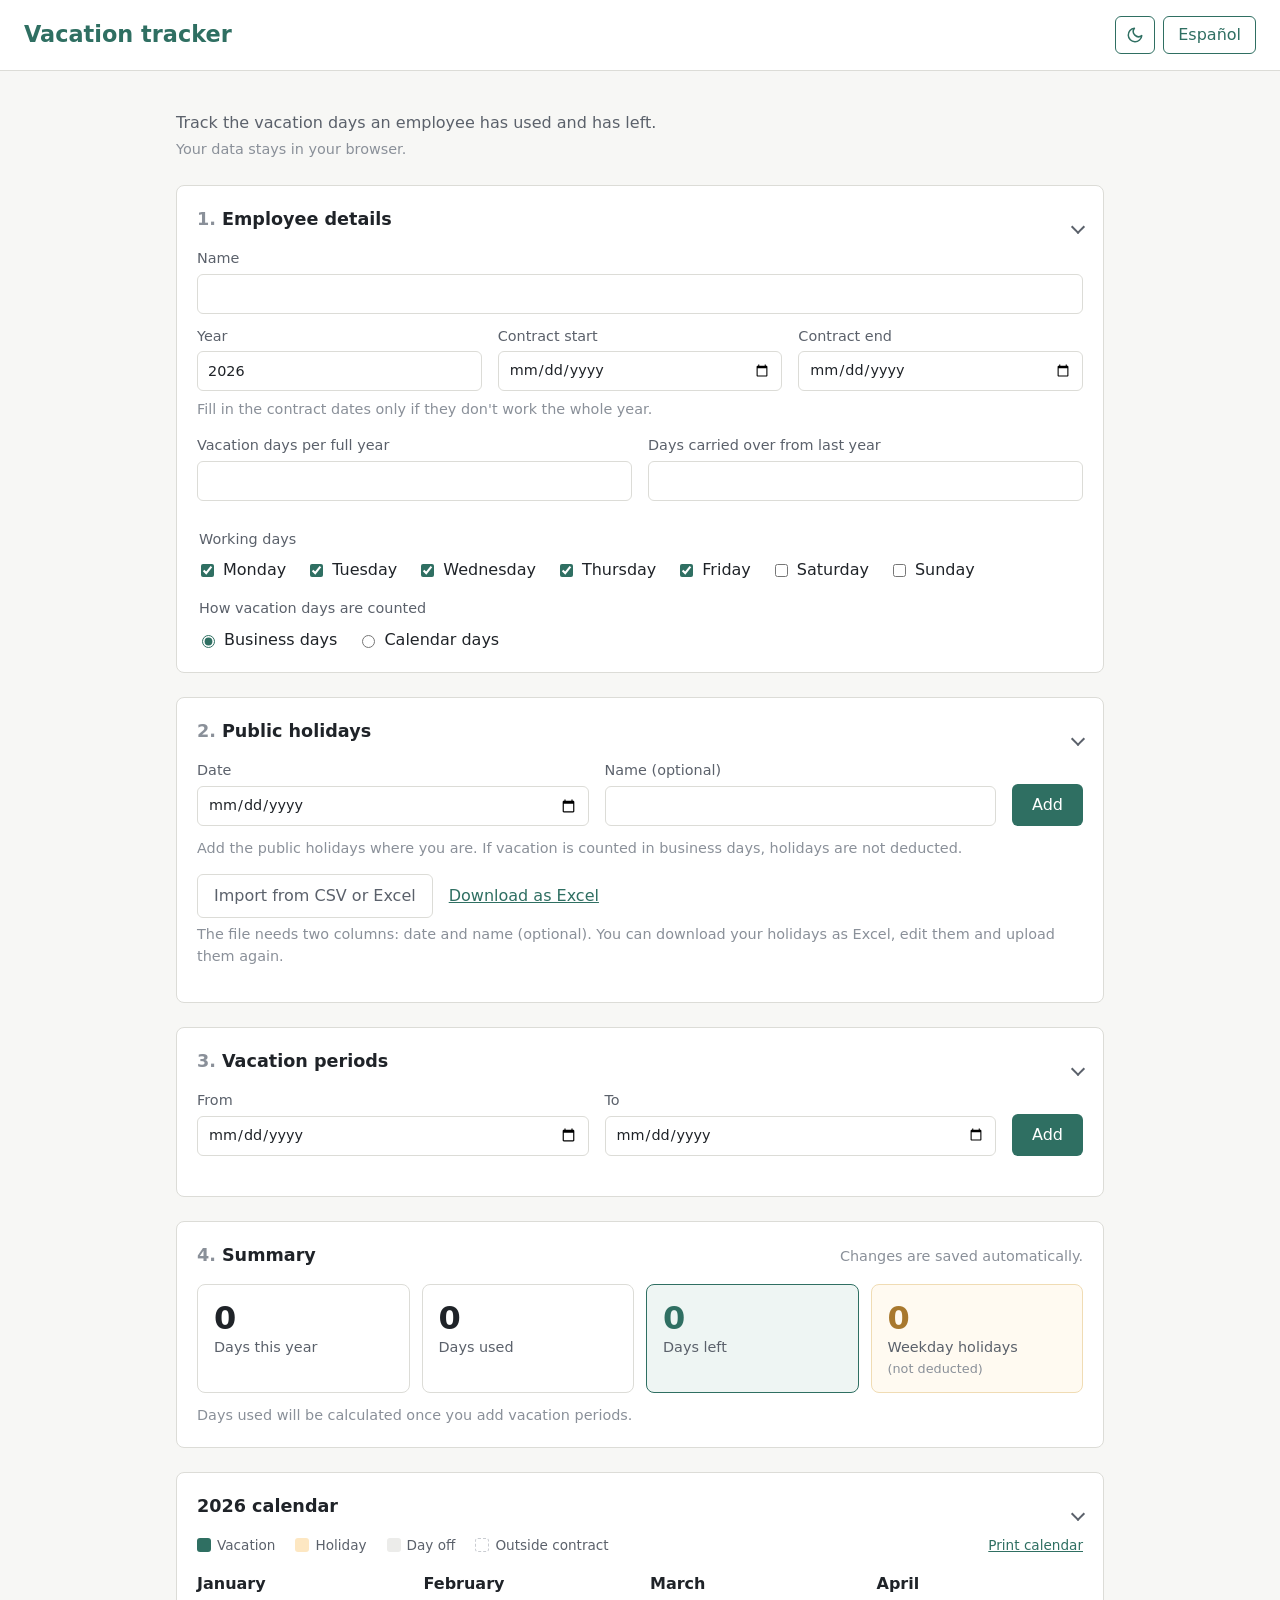
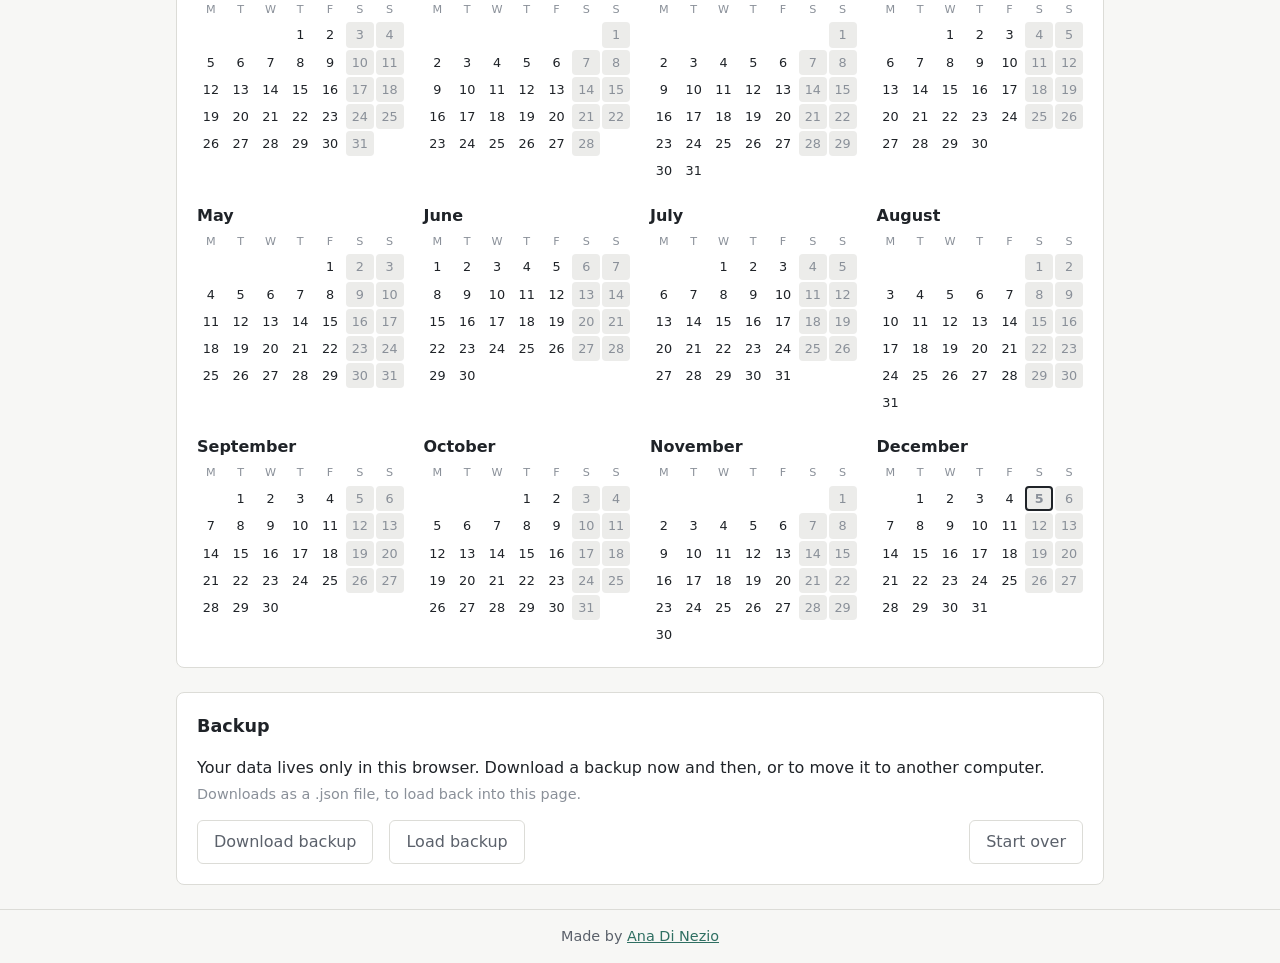
<file: index.html>
<!DOCTYPE html>
<html lang="es">
<head>
  <meta charset="UTF-8">
  <meta name="viewport" content="width=device-width, initial-scale=1.0">
  <title>Gestor de vacaciones</title>
  <link rel="stylesheet" href="styles.css?v=3">
  <script>
    // Aplica el modo claro u oscuro antes de dibujar la página, para que no parpadee.
    // Si el usuario no eligió, se usa el del sistema.
    try {
      const guardado = localStorage.getItem("tema");
      const sistemaOscuro = matchMedia("(prefers-color-scheme: dark)").matches;
      if (guardado === "oscuro" || (!guardado && sistemaOscuro)) {
        document.documentElement.dataset.tema = "oscuro";
      }
    } catch (error) {
      // Si no se puede leer, queda en claro.
    }
  </script>
</head>
<body>
  <header class="encabezado">
    <h1 data-i18n="titulo"></h1>
    <div class="botones-encabezado">
      <button id="boton-tema" class="boton-idioma boton-tema" type="button"></button>
      <button id="boton-idioma" class="boton-idioma" type="button"></button>
    </div>
  </header>

  <main>
    <p class="intro" data-i18n="intro"></p>
    <p class="aclaracion" data-i18n="notaPrivacidad"></p>

    <!-- <details> se abre y se cierra solo al tocar el título. -->
    <details class="tarjeta plegable" id="seccion-empleado" open>
      <summary><h2><span class="paso">1</span><span data-i18n="datosEmpleado"></span></h2></summary>

      <form id="form-empleado">
        <label class="campo">
          <span data-i18n="nombre"></span>
          <input type="text" name="nombre">
        </label>

        <div class="fila">
          <label class="campo">
            <span data-i18n="anio"></span>
            <input type="number" name="anio" min="2000" max="2100">
          </label>
          <label class="campo">
            <span data-i18n="inicioContrato"></span>
            <input type="date" name="inicioContrato">
          </label>
          <label class="campo">
            <span data-i18n="finContrato"></span>
            <input type="date" name="finContrato">
          </label>
        </div>
        <p class="aclaracion" data-i18n="notaContrato"></p>

        <div class="fila">
          <label class="campo">
            <span data-i18n="diasVacaciones"></span>
            <input type="number" name="diasVacaciones" min="0">
          </label>
          <label class="campo">
            <span data-i18n="diasArrastrados"></span>
            <input type="number" name="diasArrastrados" min="0">
          </label>
        </div>
        <p class="aclaracion" id="nota-proporcional"></p>

        <!-- Los valores van del 0 (domingo) al 6 (sábado), como cuenta JavaScript. -->
        <fieldset>
          <legend data-i18n="diasQueTrabaja"></legend>
          <div class="opciones">
            <label><input type="checkbox" name="diasLaborables" value="1"> <span data-i18n="lunes"></span></label>
            <label><input type="checkbox" name="diasLaborables" value="2"> <span data-i18n="martes"></span></label>
            <label><input type="checkbox" name="diasLaborables" value="3"> <span data-i18n="miercoles"></span></label>
            <label><input type="checkbox" name="diasLaborables" value="4"> <span data-i18n="jueves"></span></label>
            <label><input type="checkbox" name="diasLaborables" value="5"> <span data-i18n="viernes"></span></label>
            <label><input type="checkbox" name="diasLaborables" value="6"> <span data-i18n="sabado"></span></label>
            <label><input type="checkbox" name="diasLaborables" value="0"> <span data-i18n="domingo"></span></label>
          </div>
        </fieldset>

        <fieldset>
          <legend data-i18n="formaDeContar"></legend>
          <div class="opciones">
            <label><input type="radio" name="formaDeContar" value="laborables"> <span data-i18n="soloLaborables"></span></label>
            <label><input type="radio" name="formaDeContar" value="naturales"> <span data-i18n="diasNaturales"></span></label>
          </div>
        </fieldset>

        <p id="mensaje-error" class="error"></p>
      </form>
    </details>

    <details class="tarjeta plegable" id="seccion-festivos" open>
      <summary><h2><span class="paso">2</span><span data-i18n="festivos"></span></h2></summary>

      <form id="form-festivo" class="fila fila-agregar">
        <label class="campo">
          <span data-i18n="fecha"></span>
          <input type="date" name="fecha">
        </label>
        <label class="campo">
          <span data-i18n="nombreFestivo"></span>
          <input type="text" name="nombre">
        </label>
        <button type="submit" class="boton-principal"></button>
        <button type="button" class="boton-secundario boton-cancelar" data-i18n="cancelar" hidden></button>
      </form>
      <p id="error-festivo" class="error"></p>
      <p class="aclaracion" data-i18n="notaFestivos"></p>

      <div class="acciones">
        <button type="button" class="boton-secundario" id="boton-importar" data-i18n="importarFestivos"></button>
        <button type="button" class="boton-enlace" id="boton-plantilla" data-i18n="descargarPlantilla"></button>
        <input type="file" id="archivo-festivos" accept=".csv,.xlsx,.xls" hidden>
      </div>
      <p class="aclaracion" data-i18n="notaImportar"></p>
      <div id="resultado-importacion"></div>

      <ul id="lista-festivos" class="lista"></ul>
    </details>

    <details class="tarjeta plegable" id="seccion-periodos" open>
      <summary><h2><span class="paso">3</span><span data-i18n="periodosVacaciones"></span></h2></summary>

      <form id="form-periodo" class="fila fila-agregar">
        <label class="campo">
          <span data-i18n="desde"></span>
          <input type="date" name="desde">
        </label>
        <label class="campo">
          <span data-i18n="hasta"></span>
          <input type="date" name="hasta">
        </label>
        <button type="submit" class="boton-principal"></button>
        <button type="button" class="boton-secundario boton-cancelar" data-i18n="cancelar" hidden></button>
      </form>
      <p id="error-periodo" class="error"></p>
      <p class="aclaracion" id="saldo-periodos"></p>

      <ul id="lista-periodos" class="lista"></ul>
    </details>

    <section class="tarjeta">
      <div class="encabezado-tarjeta">
        <h2><span class="paso">4</span><span id="titulo-resumen"></span></h2>
        <p class="aclaracion" id="estado-guardado"></p>
      </div>
      <div class="indicadores">
        <div class="indicador">
          <span class="indicador-numero" id="total-dias"></span>
          <span data-i18n="totalDias"></span>
          <span class="indicador-detalle" id="detalle-arrastrados"></span>
        </div>
        <div class="indicador">
          <span class="indicador-numero" id="dias-usados"></span>
          <span data-i18n="diasUsados"></span>
        </div>
        <div class="indicador indicador-destacado" id="indicador-disponibles">
          <span class="indicador-numero" id="dias-disponibles"></span>
          <span data-i18n="diasDisponibles"></span>
        </div>
        <div class="indicador indicador-festivos">
          <span class="indicador-numero" id="festivos-laborables"></span>
          <span data-i18n="festivosLaborables"></span>
          <span class="indicador-detalle" data-i18n="noSeDescuentan"></span>
        </div>
      </div>
      <p class="aclaracion" id="nota-sin-periodos" data-i18n="notaSinPeriodos"></p>

      <div id="bloque-dias-por-mes">
        <h3 data-i18n="diasPorMes"></h3>
        <div id="dias-por-mes" class="grafico-meses"></div>
      </div>
    </section>

    <details class="tarjeta plegable" id="seccion-calendario" open>
      <summary><h2 id="titulo-calendario"></h2></summary>
      <div class="leyenda">
        <span><i class="muestra dia-vacaciones"></i> <span data-i18n="leyendaVacaciones"></span></span>
        <span><i class="muestra dia-festivo"></i> <span data-i18n="leyendaFestivo"></span></span>
        <span><i class="muestra dia-no-laborable"></i> <span data-i18n="leyendaNoLaborable"></span></span>
        <span><i class="muestra dia-fuera"></i> <span data-i18n="leyendaFuera"></span></span>
        <button type="button" class="boton-enlace no-imprimir" id="boton-imprimir" data-i18n="imprimirCalendario"></button>
      </div>
      <div id="calendario" class="calendario"></div>
    </details>

    <section class="tarjeta">
      <h2 data-i18n="respaldo"></h2>
      <p class="descripcion" data-i18n="notaRespaldo"></p>
      <p class="aclaracion" data-i18n="notaRespaldoJson"></p>
      <div class="acciones">
        <button type="button" class="boton-secundario" id="boton-descargar-respaldo" data-i18n="descargarRespaldo"></button>
        <button type="button" class="boton-secundario" id="boton-cargar-respaldo" data-i18n="cargarRespaldo"></button>
        <input type="file" id="archivo-respaldo" accept=".json,application/json" hidden>
        <button type="button" class="boton-secundario boton-peligro" id="boton-borrar-todo" data-i18n="borrarTodo"></button>
      </div>
      <div id="resultado-respaldo"></div>
    </section>
  </main>

  <footer class="pie">
    <span data-i18n="hechoPor"></span>
    <a href="https://www.linkedin.com/in/ana-di-nezio-perez/" target="_blank" rel="noopener">Ana Di Nezio</a>
  </footer>

  <script src="i18n.js?v=3"></script>
  <script src="calendario.js?v=3"></script>
  <script src="importar.js?v=3"></script>
  <script src="respaldo.js?v=3"></script>
  <script src="app.js?v=3"></script>
</body>
</html>
</file>
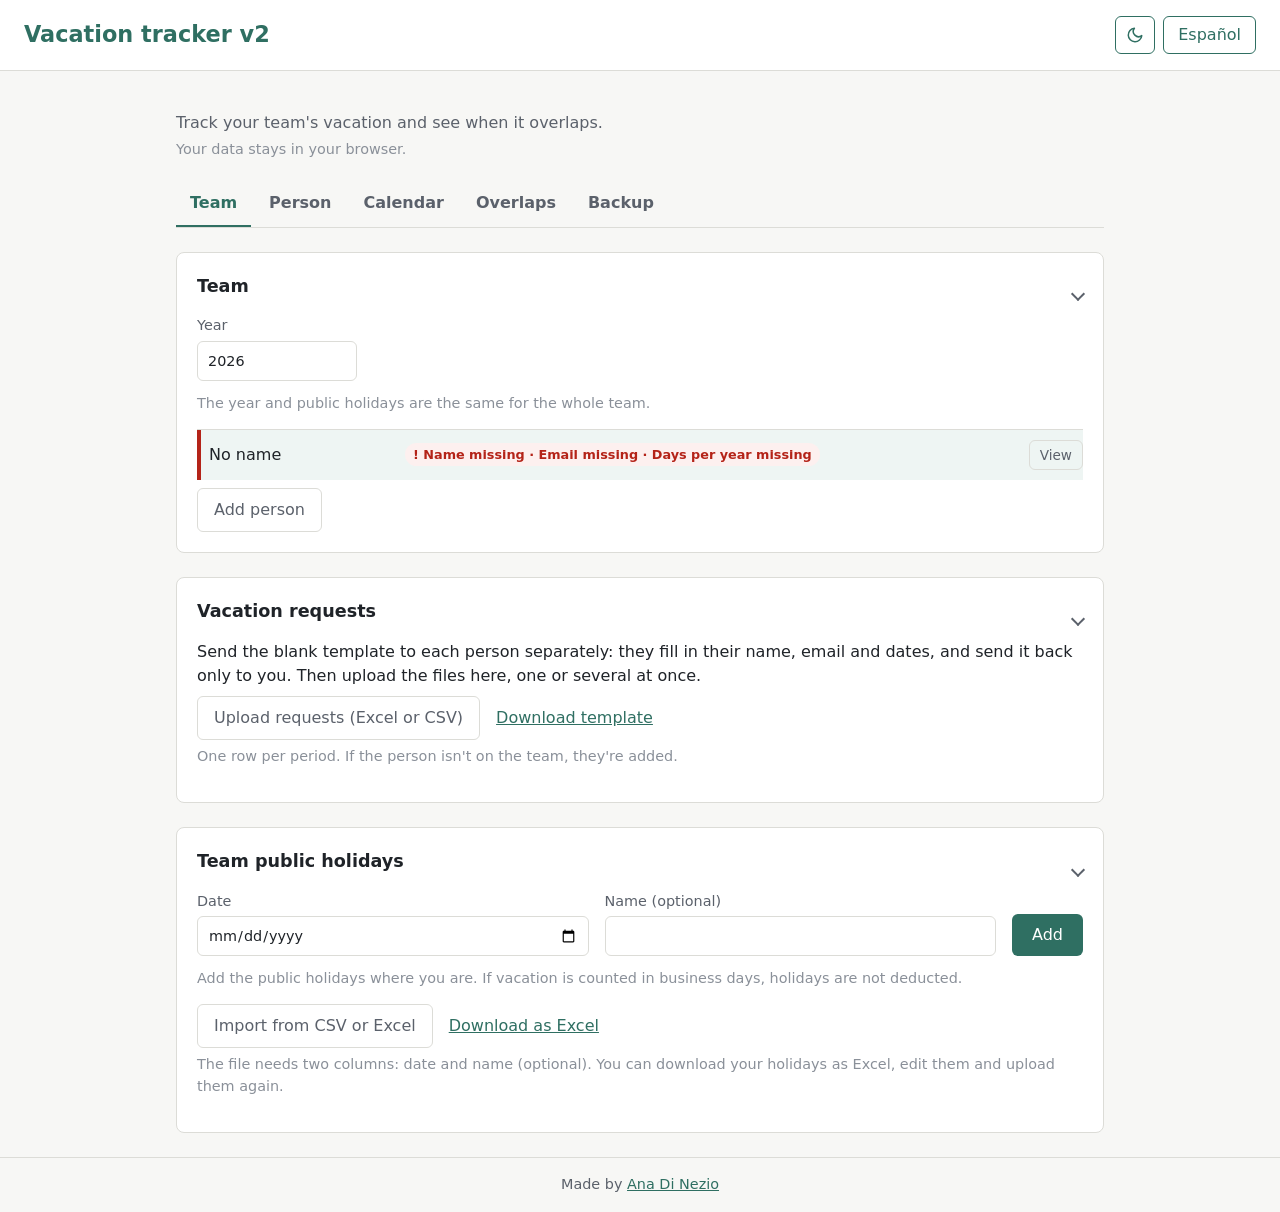
<file: v2/index.html>
<!DOCTYPE html>
<html lang="es">
<head>
  <meta charset="UTF-8">
  <meta name="viewport" content="width=device-width, initial-scale=1.0">
  <title>Gestor de vacaciones</title>
  <link rel="stylesheet" href="styles.css?v=6">
  <script>
    // Aplica el modo claro u oscuro antes de dibujar la página, para que no parpadee.
    // Si el usuario no eligió, se usa el del sistema.
    try {
      const guardado = localStorage.getItem("tema");
      const sistemaOscuro = matchMedia("(prefers-color-scheme: dark)").matches;
      if (guardado === "oscuro" || (!guardado && sistemaOscuro)) {
        document.documentElement.dataset.tema = "oscuro";
      }
    } catch (error) {
      // Si no se puede leer, queda en claro.
    }
  </script>
</head>
<body>
  <header class="encabezado">
    <h1 data-i18n="titulo"></h1>
    <div class="botones-encabezado">
      <button id="boton-tema" class="boton-idioma boton-tema" type="button"></button>
      <button id="boton-idioma" class="boton-idioma" type="button"></button>
    </div>
  </header>

  <main>
    <p class="intro" data-i18n="intro"></p>
    <p class="aclaracion" data-i18n="notaPrivacidad"></p>

    <!-- Pestañas: cada botón muestra el panel con el mismo nombre. -->
    <nav class="pestanias no-imprimir">
      <button type="button" class="pestania" data-pestania="equipo" data-i18n="pestaniaEquipo"></button>
      <button type="button" class="pestania" data-pestania="persona" data-i18n="pestaniaPersona"></button>
      <button type="button" class="pestania" data-pestania="calendario" data-i18n="pestaniaCalendario"></button>
      <button type="button" class="pestania" data-pestania="solapes" id="pestania-solapes"></button>
      <button type="button" class="pestania" data-pestania="respaldo" data-i18n="respaldo"></button>
    </nav>

    <!-- <details> se abre y se cierra solo al tocar el título. -->
    <div class="panel" data-panel="equipo">
      <details class="tarjeta plegable" id="seccion-equipo" open>
        <summary><h2><span data-i18n="equipo"></span></h2></summary>

        <label class="campo campo-anio">
          <span data-i18n="anio"></span>
          <input type="number" id="campo-anio" min="2000" max="2100">
        </label>
        <p class="aclaracion" data-i18n="notaEquipo"></p>

        <ul id="lista-equipo" class="lista"></ul>
        <div class="acciones">
          <button type="button" class="boton-secundario" id="boton-agregar-empleado" data-i18n="agregarEmpleado"></button>
        </div>
      </details>

      <details class="tarjeta plegable" id="seccion-pedidos" open>
        <summary><h2><span data-i18n="pedidos"></span></h2></summary>
        <p class="descripcion" data-i18n="notaPedidos"></p>
        <div class="acciones">
          <button type="button" class="boton-secundario" id="boton-cargar-pedidos" data-i18n="cargarPedidos"></button>
          <button type="button" class="boton-enlace" id="boton-plantilla-pedidos" data-i18n="descargarPlantillaPedidos"></button>
          <input type="file" id="archivo-pedidos" accept=".csv,.xlsx,.xls" multiple hidden>
        </div>
        <p class="aclaracion" data-i18n="notaPlantillaPedidos"></p>
        <div id="resultado-pedidos"></div>
      </details>

      <details class="tarjeta plegable" id="seccion-festivos" open>
        <summary><h2><span data-i18n="festivosEquipo"></span></h2></summary>

        <form id="form-festivo" class="fila fila-agregar">
          <label class="campo">
            <span data-i18n="fecha"></span>
            <input type="date" name="fecha">
          </label>
          <label class="campo">
            <span data-i18n="nombreFestivo"></span>
            <input type="text" name="nombre">
          </label>
          <button type="submit" class="boton-principal"></button>
          <button type="button" class="boton-secundario boton-cancelar" data-i18n="cancelar" hidden></button>
        </form>
        <p id="error-festivo" class="error"></p>
        <p class="aclaracion" data-i18n="notaFestivos"></p>

        <div class="acciones">
          <button type="button" class="boton-secundario" id="boton-importar" data-i18n="importarFestivos"></button>
          <button type="button" class="boton-enlace" id="boton-plantilla" data-i18n="descargarPlantilla"></button>
          <input type="file" id="archivo-festivos" accept=".csv,.xlsx,.xls" hidden>
        </div>
        <p class="aclaracion" data-i18n="notaImportar"></p>
        <div id="resultado-importacion"></div>

        <ul id="lista-festivos" class="lista"></ul>
      </details>
    </div>

    <div class="panel" data-panel="persona">
      <div class="elegir-persona">
        <label class="campo">
          <span data-i18n="persona"></span>
          <select id="elegir-persona"></select>
        </label>
        <button type="button" class="boton-secundario" id="boton-agregar-persona-2" data-i18n="agregarEmpleado"></button>
      </div>

      <details class="tarjeta plegable" id="seccion-empleado" open>
        <summary><h2><span data-i18n="datosEmpleado"></span></h2></summary>

        <form id="form-empleado">
          <div class="fila">
            <label class="campo">
              <span data-i18n="nombre"></span>
              <input type="text" name="nombre">
            </label>
            <label class="campo">
              <span data-i18n="mail"></span>
              <input type="email" name="mail">
            </label>
          </div>

          <div class="fila">
            <label class="campo">
              <span data-i18n="inicioContrato"></span>
              <input type="date" name="inicioContrato">
            </label>
            <label class="campo">
              <span data-i18n="finContrato"></span>
              <input type="date" name="finContrato">
            </label>
          </div>
          <p class="aclaracion" data-i18n="notaContrato"></p>

          <div class="fila">
            <label class="campo">
              <span data-i18n="diasVacaciones"></span>
              <input type="number" name="diasVacaciones" min="0">
            </label>
            <label class="campo">
              <span data-i18n="diasArrastrados"></span>
              <input type="number" name="diasArrastrados" min="0">
            </label>
          </div>
          <p class="aclaracion" id="nota-proporcional"></p>

          <!-- Los valores van del 0 (domingo) al 6 (sábado), como cuenta JavaScript. -->
          <fieldset>
            <legend data-i18n="diasQueTrabaja"></legend>
            <div class="opciones">
              <label><input type="checkbox" name="diasLaborables" value="1"> <span data-i18n="lunes"></span></label>
              <label><input type="checkbox" name="diasLaborables" value="2"> <span data-i18n="martes"></span></label>
              <label><input type="checkbox" name="diasLaborables" value="3"> <span data-i18n="miercoles"></span></label>
              <label><input type="checkbox" name="diasLaborables" value="4"> <span data-i18n="jueves"></span></label>
              <label><input type="checkbox" name="diasLaborables" value="5"> <span data-i18n="viernes"></span></label>
              <label><input type="checkbox" name="diasLaborables" value="6"> <span data-i18n="sabado"></span></label>
              <label><input type="checkbox" name="diasLaborables" value="0"> <span data-i18n="domingo"></span></label>
            </div>
          </fieldset>

          <fieldset>
            <legend data-i18n="formaDeContar"></legend>
            <div class="opciones">
              <label><input type="radio" name="formaDeContar" value="laborables"> <span data-i18n="soloLaborables"></span></label>
              <label><input type="radio" name="formaDeContar" value="naturales"> <span data-i18n="diasNaturales"></span></label>
            </div>
          </fieldset>

          <p id="mensaje-error" class="error"></p>
        </form>
      </details>

      <details class="tarjeta plegable" id="seccion-periodos" open>
        <summary><h2><span data-i18n="periodosVacaciones"></span></h2></summary>

        <form id="form-periodo" class="fila fila-agregar">
          <label class="campo">
            <span data-i18n="desde"></span>
            <input type="date" name="desde">
          </label>
          <label class="campo">
            <span data-i18n="hasta"></span>
            <input type="date" name="hasta">
          </label>
          <button type="submit" class="boton-principal"></button>
          <button type="button" class="boton-secundario boton-cancelar" data-i18n="cancelar" hidden></button>
        </form>
        <p id="error-periodo" class="error"></p>
        <p class="aclaracion" id="saldo-periodos"></p>

        <div id="aviso-aprobacion"></div>
        <ul id="lista-periodos" class="lista"></ul>
      </details>

      <section class="tarjeta">
        <div class="encabezado-tarjeta">
          <h2><span data-i18n="resumen"></span></h2>
          <button type="button" class="boton-enlace no-imprimir" id="boton-reporte" data-i18n="guardarReporte"></button>
          <p class="aclaracion" id="estado-guardado"></p>
        </div>
        <div class="indicadores">
          <div class="indicador">
            <span class="indicador-numero" id="total-dias"></span>
            <span data-i18n="totalDias"></span>
            <span class="indicador-detalle" id="detalle-arrastrados"></span>
          </div>
          <div class="indicador">
            <span class="indicador-numero" id="dias-usados"></span>
            <span data-i18n="diasUsados"></span>
          </div>
          <div class="indicador indicador-pendientes">
            <span class="indicador-numero" id="dias-pendientes"></span>
            <span data-i18n="diasPendientes"></span>
          </div>
          <div class="indicador indicador-destacado" id="indicador-disponibles">
            <span class="indicador-numero" id="dias-disponibles"></span>
            <span data-i18n="diasDisponibles"></span>
          </div>
          <div class="indicador indicador-festivos">
            <span class="indicador-numero" id="festivos-laborables"></span>
            <span data-i18n="festivosLaborables"></span>
            <span class="indicador-detalle" data-i18n="noSeDescuentan"></span>
          </div>
        </div>
        <p class="aclaracion" id="nota-sin-periodos" data-i18n="notaSinPeriodos"></p>
        <p class="aviso" id="nota-faltan-dias" data-i18n="notaFaltanDias" hidden></p>

        <div id="bloque-dias-por-mes">
          <h3 data-i18n="diasPorMes"></h3>
          <div id="dias-por-mes" class="grafico-meses"></div>
        </div>
      </section>
    </div>

    <div class="panel" data-panel="calendario">
      <details class="tarjeta plegable" id="seccion-calendario" open>
        <summary><h2 id="titulo-calendario"></h2></summary>
        <div class="controles-calendario">
          <label class="campo no-imprimir">
            <span data-i18n="ver"></span>
            <select id="ver-calendario"></select>
          </label>
          <div id="opciones-equipo">
            <div class="opciones no-imprimir">
              <label><input type="radio" name="coloresCalendario" value="uno"> <span data-i18n="unColor"></span></label>
              <label><input type="radio" name="coloresCalendario" value="persona"> <span data-i18n="colorPorPersona"></span></label>
            </div>
            <div class="personas-calendario" id="personas-calendario"></div>
          </div>
        </div>
        <div class="leyenda">
          <span class="solo-un-color"><i class="muestra dia-vacaciones"></i> <span data-i18n="leyendaVacaciones"></span></span>
          <span class="solo-un-color"><i class="muestra dia-solape"></i> <span data-i18n="leyendaSolape"></span></span>
          <span><i class="muestra dia-pendiente"></i> <span data-i18n="leyendaPendiente"></span></span>
          <span class="solo-vista-persona"><i class="muestra dia-vacaciones"></i> <span data-i18n="leyendaVacaciones"></span></span>
          <span><i class="muestra dia-festivo"></i> <span data-i18n="leyendaFestivo"></span></span>
          <span class="solo-vista-persona"><i class="muestra dia-no-laborable"></i> <span data-i18n="leyendaNoLaborable"></span></span>
          <span class="solo-vista-persona"><i class="muestra dia-fuera"></i> <span data-i18n="leyendaFuera"></span></span>
          <button type="button" class="boton-enlace no-imprimir" id="boton-imprimir" data-i18n="imprimirCalendario"></button>
        </div>
        <div id="calendario" class="calendario"></div>
      </details>
    </div>

    <div class="panel" data-panel="solapes">
      <details class="tarjeta plegable" id="seccion-solapes" open>
        <summary><h2><span id="titulo-solapes"></span></h2></summary>

        <label class="casilla">
          <input type="checkbox" id="avisar-solapes">
          <span data-i18n="avisarSolapes"></span>
        </label>

        <div id="contenido-solapes">
          <p class="aclaracion" id="nota-sin-solapes" data-i18n="sinSolapes"></p>
          <ul id="lista-solapes" class="lista lista-solapes"></ul>

        </div>
      </details>

      <details class="tarjeta plegable" id="seccion-mails" open>
        <summary><h2><span data-i18n="mails"></span></h2></summary>
        <p class="descripcion" data-i18n="notaMail"></p>
        <label class="campo campo-correo">
          <span data-i18n="abrirCon"></span>
          <select id="mail-correo">
            <option value="gmail">Gmail</option>
            <option value="outlook">Outlook.com</option>
            <option value="outlook365">Outlook (Microsoft 365)</option>
            <option value="programa" data-i18n="programaCorreo"></option>
          </select>
        </label>

        <h3 data-i18n="mailRechazo"></h3>
        <label class="campo">
          <span data-i18n="asunto"></span>
          <input type="text" id="mail-asunto">
        </label>
        <label class="campo">
          <span data-i18n="mensaje"></span>
          <textarea id="mail-texto" rows="9"></textarea>
        </label>
        <p class="aclaracion" data-i18n="notaDatosMail"></p>
        <button type="button" class="boton-enlace" id="boton-texto-original" data-i18n="textoOriginal"></button>

        <h3 data-i18n="mailAprobacion"></h3>
        <label class="campo">
          <span data-i18n="asunto"></span>
          <input type="text" id="mail-aprobacion-asunto">
        </label>
        <label class="campo">
          <span data-i18n="mensaje"></span>
          <textarea id="mail-aprobacion-texto" rows="14"></textarea>
        </label>
        <p class="aclaracion" data-i18n="notaDatosAprobacion"></p>
        <button type="button" class="boton-enlace" id="boton-aprobacion-original" data-i18n="textoOriginal"></button>
      </details>
    </div>

    <div class="panel" data-panel="respaldo">
      <section class="tarjeta">
        <h2 data-i18n="respaldo"></h2>
        <p class="descripcion" data-i18n="notaRespaldo"></p>
        <p class="aclaracion" data-i18n="notaRespaldoJson"></p>
        <div class="acciones">
          <button type="button" class="boton-secundario" id="boton-descargar-respaldo" data-i18n="descargarRespaldo"></button>
          <button type="button" class="boton-secundario" id="boton-cargar-respaldo" data-i18n="cargarRespaldo"></button>
          <input type="file" id="archivo-respaldo" accept=".json,application/json" hidden>
          <button type="button" class="boton-secundario boton-peligro" id="boton-borrar-todo" data-i18n="borrarTodo"></button>
        </div>
        <div id="resultado-respaldo"></div>
      </section>
    </div>
  </main>

  <!-- Reporte de una persona para guardar en PDF. Solo se ve al imprimirlo (ver reporte.js). -->
  <section id="reporte"></section>

  <footer class="pie">
    <span data-i18n="hechoPor"></span>
    <a href="https://www.linkedin.com/in/ana-di-nezio-perez/" target="_blank" rel="noopener">Ana Di Nezio</a>
  </footer>

  <script src="i18n.js?v=6"></script>
  <script src="calendario.js?v=6"></script>
  <script src="importar.js?v=6"></script>
  <script src="respaldo.js?v=6"></script>
  <script src="solapes.js?v=6"></script>
  <script src="pedidos.js?v=6"></script>
  <script src="aprobacion.js?v=6"></script>
  <script src="reporte.js?v=6"></script>
  <script src="pestanias.js?v=6"></script>
  <script src="app.js?v=6"></script>
</body>
</html>
</file>
<file: styles.css>
/* Todos los colores se definen acá, una vez para el modo claro y otra para el oscuro. */
:root {
  color-scheme: light; /* calendarios y casillas del navegador en claro */
  --fondo: #f7f7f5;
  --superficie: #ffffff;
  --campo-fondo: #ffffff;
  --texto: #1f2328;
  --texto-suave: #5b616b;
  --texto-aclaracion: #8a9099;
  --borde: #dcdcd7;
  --acento: #2f6f62;
  --acento-suave: #eef5f3;
  --texto-sobre-acento: #ffffff;
  --error: #b42318;
  --error-suave: #fdf0ef;
  --alerta: #c4620a;
  --alerta-suave: #fff4e8;
  --festivo-fondo: #fde7c2;
  --festivo-texto: #8a5300;
  --festivo-suave: #fffaf1;
  --festivo-borde: #f0dcb4;
  --festivo-numero: #a8782e;
  --no-laborable-fondo: #ececea;
  --no-laborable-texto: #8a9099;
  --fuera-texto: #c9ccd1;
}

/* Modo oscuro. Solo en pantalla: al imprimir siempre sale en claro. */
@media screen {
  :root[data-tema="oscuro"] {
    color-scheme: dark;
    --fondo: #14171a;
    --superficie: #1d2125;
    --campo-fondo: #15191c;
    --texto: #e6e8ea;
    --texto-suave: #a9b0b8;
    --texto-aclaracion: #7d858e;
    --borde: #343a40;
    --acento: #5fb3a1;
    --acento-suave: #1f332e;
    --texto-sobre-acento: #0f1a17;
    --error: #f0857a;
    --error-suave: #3a1f1d;
    --alerta: #f0a35e;
    --alerta-suave: #3a2a1a;
    --festivo-fondo: #4a3a1c;
    --festivo-texto: #f3cf8e;
    --festivo-suave: #2a2418;
    --festivo-borde: #5a4826;
    --festivo-numero: #e2b469;
    --no-laborable-fondo: #2a2f34;
    --no-laborable-texto: #8a929b;
    --fuera-texto: #4a5158;
  }
}

* {
  box-sizing: border-box;
}

body {
  margin: 0;
  min-height: 100vh;
  display: flex;
  flex-direction: column;
  background: var(--fondo);
  color: var(--texto);
  font-family: system-ui, -apple-system, "Segoe UI", Roboto, sans-serif;
  line-height: 1.5;
}

.encabezado {
  display: flex;
  justify-content: space-between;
  align-items: center;
  gap: 16px;
  padding: 16px 24px;
  background: var(--superficie);
  border-bottom: 1px solid var(--borde);
}

.encabezado h1 {
  margin: 0;
  font-size: 1.4rem;
  color: var(--acento);
}

.boton-idioma {
  padding: 6px 14px;
  border: 1px solid var(--acento);
  border-radius: 6px;
  background: transparent;
  color: var(--acento);
  font: inherit;
  cursor: pointer;
}

.boton-idioma:hover {
  background: var(--acento);
  color: var(--texto-sobre-acento);
}

.botones-encabezado {
  display: flex;
  gap: 8px;
}

/* Botón de modo claro / oscuro: solo un ícono. */
.boton-tema {
  display: flex;
  align-items: center;
  padding: 6px 10px;
}

.boton-tema svg {
  width: 18px;
  height: 18px;
}

main {
  flex: 1;
  width: 100%;
  max-width: 960px;
  margin: 0 auto;
  padding: 24px 16px;
}

.intro {
  margin-bottom: 4px;
  color: var(--texto-suave);
}

.pie {
  padding: 16px;
  text-align: center;
  font-size: 0.9rem;
  color: var(--texto-suave);
  border-top: 1px solid var(--borde);
}

.pie a {
  color: var(--acento);
}

/* Mensajes y aclaraciones: gris claro, como un comentario. */
.aclaracion {
  margin-top: 0;
  font-size: 0.9rem;
  color: var(--texto-aclaracion);
}

/* Bloques blancos que agrupan cada sección. */
.tarjeta {
  margin-top: 24px;
  padding: 20px;
  background: var(--superficie);
  border: 1px solid var(--borde);
  border-radius: 8px;
}

.tarjeta h2 {
  display: flex;
  align-items: center;
  margin: 0 0 16px;
  font-size: 1.1rem;
}

/* Número de paso delante del título de la sección: "1. Datos del empleado". */
.paso {
  margin-right: 6px;
  color: var(--texto-aclaracion); /* gris: acompaña al título sin competir */
}

.paso::after {
  content: ".";
}

/* Un campo: el texto arriba y la casilla abajo. */
.campo {
  display: flex;
  flex-direction: column;
  gap: 4px;
  margin-bottom: 12px;
  font-size: 0.9rem;
  color: var(--texto-suave);
}

.campo input {
  height: 40px; /* misma altura para texto, números y fechas */
  padding: 8px 10px;
  border: 1px solid var(--borde);
  border-radius: 6px;
  background: var(--campo-fondo);
  font: inherit;
  color: var(--texto);
}

.campo input:focus {
  outline: 2px solid var(--acento);
  outline-offset: -1px;
}

/* Varios campos en la misma línea; en pantallas chicas bajan solos. */
.fila {
  display: flex;
  flex-wrap: wrap;
  gap: 0 16px;
}

.fila .campo {
  flex: 1 1 180px;
}

.fila + .aclaracion {
  margin-top: -4px;
}

fieldset {
  margin: 16px 0 0;
  padding: 0;
  border: none;
}

legend {
  margin-bottom: 8px;
  font-size: 0.9rem;
  color: var(--texto-suave);
}

.opciones {
  display: flex;
  flex-wrap: wrap;
  gap: 8px 20px;
}

.opciones label {
  display: flex;
  align-items: center;
  gap: 6px;
  cursor: pointer;
}

.opciones input {
  accent-color: var(--acento);
}

/* Errores: en rojo para que se noten. */
.error {
  margin: 16px 0 0;
  color: var(--error);
}

form > .aclaracion:last-child {
  margin: 16px 0 0;
}

.error:empty {
  display: none;
}

/* Resumen: tres números grandes uno al lado del otro. */
.indicadores {
  display: grid;
  grid-template-columns: repeat(auto-fit, minmax(140px, 1fr));
  gap: 12px;
}

.indicador {
  display: flex;
  flex-direction: column;
  padding: 14px 16px;
  border: 1px solid var(--borde);
  border-radius: 8px;
  font-size: 0.9rem;
  color: var(--texto-suave);
}

.indicador-numero {
  font-size: 2rem;
  font-weight: 600;
  line-height: 1.2;
  color: var(--texto);
}

.indicador-destacado {
  border-color: var(--acento);
  background: var(--acento-suave);
}

.indicador-destacado .indicador-numero {
  color: var(--acento);
}

.indicadores + .aclaracion {
  margin: 12px 0 0;
}

/* Formulario de una línea para agregar un período. */
.fila-agregar {
  align-items: flex-end;
}

.boton-principal {
  margin-bottom: 12px;
  padding: 9px 20px;
  border: none;
  border-radius: 6px;
  background: var(--acento);
  color: var(--texto-sobre-acento);
  font: inherit;
  cursor: pointer;
}

.boton-principal:hover {
  opacity: 0.9;
}

.fila-agregar + .error {
  margin-top: 0;
}

/* Listas de períodos y festivos cargados. */
.lista {
  margin: 8px 0 0;
  padding: 0;
  list-style: none;
}

.lista li {
  display: flex;
  align-items: center;
  gap: 8px;
  padding: 10px 0;
  border-top: 1px solid var(--borde);
}

.lista-detalle {
  margin: 0 8px 0 auto;
  color: var(--texto-suave);
}

.boton-chico {
  padding: 4px 10px;
  border: 1px solid var(--borde);
  border-radius: 6px;
  background: transparent;
  color: var(--texto-suave);
  font: inherit;
  font-size: 0.85rem;
  cursor: pointer;
}

.boton-editar:hover {
  border-color: var(--acento);
  color: var(--acento);
}

/* La fila que se está editando queda resaltada. */
.lista li.fila-editando {
  background: var(--acento-suave);
}

.boton-secundario {
  margin-bottom: 12px;
  padding: 9px 16px;
  border: 1px solid var(--borde);
  border-radius: 6px;
  background: transparent;
  color: var(--texto-suave);
  font: inherit;
  cursor: pointer;
}

.boton-secundario[hidden] {
  display: none;
}

/* Botón que borra datos: se pone rojo al pasar el mouse. */
.boton-peligro:hover,
.boton-borrar:hover {
  border-color: var(--error);
  color: var(--error);
}

/* Cuando quedan menos de 5 días. */
.indicador-alerta,
.indicador-alerta .indicador-numero {
  border-color: var(--alerta);
  background: var(--alerta-suave);
  color: var(--alerta);
}

/* Cuando se usan más días de los que hay. */
.indicador-negativo,
.indicador-negativo .indicador-numero {
  border-color: var(--error);
  background: var(--error-suave);
  color: var(--error);
}

/* Título de tarjeta con un dato al costado (por ejemplo, la hora de guardado). */
.encabezado-tarjeta {
  display: flex;
  flex-wrap: wrap;
  justify-content: space-between;
  align-items: baseline;
  gap: 4px 16px;
  margin-bottom: 16px;
}

.encabezado-tarjeta h2,
.encabezado-tarjeta .aclaracion {
  margin: 0;
}

.fila-agregar + .error + .aclaracion {
  margin-top: 0;
}

/* Aviso dentro de una fila de la lista. */
.lista-aviso {
  font-size: 0.85rem;
  color: var(--alerta);
}

/* Gráfico de días por mes. */
#bloque-dias-por-mes h3 {
  margin: 24px 0 8px;
  font-size: 0.95rem;
  font-weight: 600;
}

#bloque-dias-por-mes[hidden] {
  display: none;
}

.grafico-meses {
  display: grid;
  grid-template-columns: repeat(12, 1fr);
  gap: 6px;
}

.columna-mes {
  display: flex;
  flex-direction: column;
  align-items: center;
  gap: 4px;
}

.columna-area {
  display: flex;
  flex-direction: column;
  justify-content: flex-end;
  align-items: center;
  width: 100%;
  height: 100px;
}

.columna-barra {
  width: 100%;
  max-width: 32px;
  border-radius: 4px 4px 0 0;
  background: var(--acento);
}

.columna-numero {
  font-size: 0.8rem;
  font-weight: 600;
}

.columna-etiqueta {
  font-size: 0.75rem;
  color: var(--texto-suave);
}

/* Colores de los días: se usan en el calendario y en la leyenda. */
.dia-vacaciones {
  background: var(--acento);
  color: var(--texto-sobre-acento);
}

.dia-festivo {
  background: var(--festivo-fondo);
  color: var(--festivo-texto);
}

.dia-no-laborable {
  background: var(--no-laborable-fondo);
  color: var(--no-laborable-texto);
}

.dia-fuera {
  color: var(--fuera-texto);
}

.leyenda {
  display: flex;
  flex-wrap: wrap;
  gap: 8px 20px;
  margin-bottom: 16px;
  font-size: 0.85rem;
  color: var(--texto-suave);
}

.leyenda > span {
  display: flex;
  align-items: center;
  gap: 6px;
}

.muestra {
  display: inline-block;
  width: 14px;
  height: 14px;
  border-radius: 3px;
}

.muestra.dia-fuera {
  border: 1px dashed var(--fuera-texto);
}

/* Calendario anual: los meses se acomodan solos según el ancho. */
.calendario {
  display: grid;
  grid-template-columns: repeat(auto-fill, minmax(200px, 1fr));
  gap: 20px;
}

.mes-titulo {
  display: flex;
  justify-content: space-between;
  margin-bottom: 6px;
  font-weight: 600;
}

.mes-cantidad {
  font-size: 0.8rem;
  font-weight: normal;
  color: var(--acento);
}

.mes-grilla {
  display: grid;
  grid-template-columns: repeat(7, 1fr);
  gap: 2px;
  text-align: center;
  font-size: 0.8rem;
}

.dia-semana {
  padding-bottom: 2px;
  font-size: 0.7rem;
  color: var(--texto-aclaracion);
}

.dia {
  padding: 3px 0;
  border-radius: 4px;
}

.dia-hoy {
  outline: 2px solid var(--texto);
  outline-offset: -2px;
  font-weight: 600;
}

/* Secciones que se pliegan tocando el título. */
.plegable summary {
  display: flex;
  justify-content: space-between;
  align-items: center;
  cursor: pointer;
  list-style: none; /* oculta el triángulo que pone el navegador */
}

.plegable summary::-webkit-details-marker {
  display: none;
}

/* Flecha propia: apunta abajo si está abierto, a la derecha si está cerrado. */
.plegable summary::after {
  content: "";
  width: 8px;
  height: 8px;
  border-right: 2px solid var(--texto-suave);
  border-bottom: 2px solid var(--texto-suave);
  transform: rotate(45deg);
  transition: transform 0.2s;
}

.plegable:not([open]) summary::after {
  transform: rotate(-45deg);
}

.plegable:not([open]) summary h2 {
  margin-bottom: 0;
}

/* Texto chico debajo del nombre del indicador. */
.indicador-detalle {
  font-size: 0.8rem;
  color: var(--texto-aclaracion);
}

/* Fila de botones secundarios (importar, descargar plantilla). */
.acciones {
  display: flex;
  flex-wrap: wrap;
  align-items: center;
  gap: 8px 16px;
  margin-top: 8px;
}

.acciones .boton-secundario {
  margin-bottom: 0;
}

.acciones + .aclaracion {
  margin-top: 6px;
}

.boton-enlace {
  padding: 0;
  border: none;
  background: none;
  color: var(--acento);
  font: inherit;
  text-decoration: underline;
  cursor: pointer;
}

#resultado-importacion .error,
#resultado-importacion .aclaracion {
  margin: 8px 0 0;
}

.lista-errores {
  margin: 4px 0 0;
  padding-left: 20px;
  font-size: 0.85rem;
  color: var(--error);
}

/* Festivos laborables: tono suave de festivo (como en el calendario), porque no son vacaciones. */
.indicador-festivos {
  border-color: var(--festivo-borde);
  background: var(--festivo-suave);
}

.indicador-festivos .indicador-numero {
  color: var(--festivo-numero);
}

.aclaracion + .aclaracion {
  margin-top: -8px;
}

/* Texto normal dentro de una tarjeta (no es comentario). */
.descripcion {
  margin: 0 0 4px;
}

.descripcion + .aclaracion {
  margin-top: 0;
}

/* El botón de imprimir va a la derecha de la leyenda. */
#boton-imprimir {
  margin-left: auto;
}

.solo-impresion {
  display: none;
}

/* ---------- Impresión: solo el calendario, en una hoja vertical ---------- */
/* El margen va dentro de la página (padding del body) y no en @page,
   así se respeta aunque en la vista previa elijan "Márgenes: ninguno". */
@page {
  size: A4 portrait;
  margin: 0;
}

@media print {
  body {
    padding: 12mm 14mm;
    background: white;
    min-height: 0;
  }

  /* Se oculta todo menos el calendario y el pie. */
  .encabezado,
  main > *:not(#seccion-calendario),
  .no-imprimir,
  .plegable summary::after {
    display: none !important;
  }

  main {
    max-width: none;
    padding: 0;
  }

  .solo-impresion {
    display: inline;
    font-weight: normal;
  }

  #seccion-calendario {
    margin: 0;
    padding: 0;
    border: none;
  }

  #seccion-calendario summary h2 {
    margin-bottom: 4px;
    font-size: 16pt;
  }

  .leyenda {
    margin-bottom: 8px;
    font-size: 9pt;
  }

  /* 3 meses por fila, 4 filas: el año entero en una hoja. */
  .calendario {
    grid-template-columns: repeat(3, 1fr);
    gap: 22px 24px;
  }

  .mes {
    break-inside: avoid;
  }

  .mes-titulo {
    margin-bottom: 2px;
    font-size: 10pt;
  }

  .mes-grilla {
    font-size: 10pt;
  }

  .dia {
    padding: 4px 0;
  }

  .dia-hoy {
    outline: none;
    font-weight: normal;
  }

  /* Que la impresora respete los colores de fondo. */
  .dia,
  .muestra {
    -webkit-print-color-adjust: exact;
    print-color-adjust: exact;
  }

  .pie {
    padding: 6px 0 0;
    border: none;
    font-size: 8pt;
    text-align: right;
  }
}

/* Saldo debajo del formulario de períodos. */
#saldo-periodos {
  margin: 0 0 4px;
}

#saldo-periodos:empty {
  display: none;
}

/* "Empezar de cero" queda separado de los otros botones. */
.acciones .boton-peligro {
  margin-left: auto;
}

@media print {
  .paso {
    display: none;
  }
}

#nota-proporcional:empty {
  display: none;
}
</file>
<file: v2/styles.css>
/* Todos los colores se definen acá, una vez para el modo claro y otra para el oscuro. */
:root {
  color-scheme: light; /* calendarios y casillas del navegador en claro */
  --fondo: #f7f7f5;
  --superficie: #ffffff;
  --campo-fondo: #ffffff;
  --texto: #1f2328;
  --texto-suave: #5b616b;
  --texto-aclaracion: #8a9099;
  --borde: #dcdcd7;
  --acento: #2f6f62;
  --acento-suave: #eef5f3;
  --texto-sobre-acento: #ffffff;
  --error: #b42318;
  --error-suave: #fdf0ef;
  --alerta: #c4620a;
  --alerta-suave: #fff4e8;
  --festivo-fondo: #fde7c2;
  --festivo-texto: #8a5300;
  --festivo-suave: #fffaf1;
  --festivo-borde: #f0dcb4;
  --festivo-numero: #a8782e;
  --no-laborable-fondo: #ececea;
  --no-laborable-texto: #8a9099;
  --fuera-texto: #c9ccd1;
  --solape-fondo: #c2412d;
  --solape-texto: #ffffff;
}

/* Modo oscuro. Solo en pantalla: al imprimir siempre sale en claro. */
@media screen {
  :root[data-tema="oscuro"] {
    color-scheme: dark;
    --fondo: #14171a;
    --superficie: #1d2125;
    --campo-fondo: #15191c;
    --texto: #e6e8ea;
    --texto-suave: #a9b0b8;
    --texto-aclaracion: #7d858e;
    --borde: #343a40;
    --acento: #5fb3a1;
    --acento-suave: #1f332e;
    --texto-sobre-acento: #0f1a17;
    --error: #f0857a;
    --error-suave: #3a1f1d;
    --alerta: #f0a35e;
    --alerta-suave: #3a2a1a;
    --festivo-fondo: #4a3a1c;
    --festivo-texto: #f3cf8e;
    --festivo-suave: #2a2418;
    --festivo-borde: #5a4826;
    --festivo-numero: #e2b469;
    --no-laborable-fondo: #2a2f34;
    --no-laborable-texto: #8a929b;
    --fuera-texto: #4a5158;
    --solape-fondo: #e8806c;
    --solape-texto: #1f0f0b;
  }
}

* {
  box-sizing: border-box;
}

body {
  margin: 0;
  min-height: 100vh;
  display: flex;
  flex-direction: column;
  background: var(--fondo);
  color: var(--texto);
  font-family: system-ui, -apple-system, "Segoe UI", Roboto, sans-serif;
  line-height: 1.5;
}

.encabezado {
  display: flex;
  justify-content: space-between;
  align-items: center;
  gap: 16px;
  padding: 16px 24px;
  background: var(--superficie);
  border-bottom: 1px solid var(--borde);
}

.encabezado h1 {
  margin: 0;
  font-size: 1.4rem;
  color: var(--acento);
}

.boton-idioma {
  padding: 6px 14px;
  border: 1px solid var(--acento);
  border-radius: 6px;
  background: transparent;
  color: var(--acento);
  font: inherit;
  cursor: pointer;
}

.boton-idioma:hover {
  background: var(--acento);
  color: var(--texto-sobre-acento);
}

.botones-encabezado {
  display: flex;
  gap: 8px;
}

/* Botón de modo claro / oscuro: solo un ícono. */
.boton-tema {
  display: flex;
  align-items: center;
  padding: 6px 10px;
}

.boton-tema svg {
  width: 18px;
  height: 18px;
}

main {
  flex: 1;
  width: 100%;
  max-width: 960px;
  margin: 0 auto;
  padding: 24px 16px;
}

.intro {
  margin-bottom: 4px;
  color: var(--texto-suave);
}

.pie {
  padding: 16px;
  text-align: center;
  font-size: 0.9rem;
  color: var(--texto-suave);
  border-top: 1px solid var(--borde);
}

.pie a {
  color: var(--acento);
}

/* Mensajes y aclaraciones: gris claro, como un comentario. */
.aclaracion {
  margin-top: 0;
  font-size: 0.9rem;
  color: var(--texto-aclaracion);
}

/* Bloques blancos que agrupan cada sección. */
.tarjeta {
  margin-top: 24px;
  padding: 20px;
  background: var(--superficie);
  border: 1px solid var(--borde);
  border-radius: 8px;
}

.tarjeta h2 {
  display: flex;
  align-items: center;
  margin: 0 0 16px;
  font-size: 1.1rem;
}

/* Número de paso delante del título de la sección: "1. Datos del empleado". */
.paso {
  margin-right: 6px;
  color: var(--texto-aclaracion); /* gris: acompaña al título sin competir */
}

.paso::after {
  content: ".";
}

/* Un campo: el texto arriba y la casilla abajo. */
.campo {
  display: flex;
  flex-direction: column;
  gap: 4px;
  margin-bottom: 12px;
  font-size: 0.9rem;
  color: var(--texto-suave);
}

.campo input {
  height: 40px; /* misma altura para texto, números y fechas */
  padding: 8px 10px;
  border: 1px solid var(--borde);
  border-radius: 6px;
  background: var(--campo-fondo);
  font: inherit;
  color: var(--texto);
}

.campo textarea {
  padding: 8px 10px;
  border: 1px solid var(--borde);
  border-radius: 6px;
  background: var(--campo-fondo);
  font: inherit;
  color: var(--texto);
  resize: vertical;
}

.campo textarea:focus,
.campo input:focus {
  outline: 2px solid var(--acento);
  outline-offset: -1px;
}

/* ---------- Pestañas ---------- */

.pestanias {
  display: flex;
  overflow-x: auto; /* en pantallas chicas se desliza de costado */
  scrollbar-width: none;
  gap: 4px;
  margin: 20px 0 16px;
  border-bottom: 1px solid var(--borde);
}

.pestania {
  flex-shrink: 0;
  padding: 10px 14px;
  border: none;
  border-bottom: 3px solid transparent;
  margin-bottom: -1px; /* la línea de la pestaña activa tapa la del borde */
  background: transparent;
  color: var(--texto-suave);
  font: inherit;
  font-weight: 600;
  cursor: pointer;
}

.pestania:hover {
  color: var(--texto);
}

.pestania.activa {
  border-bottom-color: var(--acento);
  color: var(--acento);
}

/* Si hay solapes, la pestaña se pinta del color del aviso. */
.pestania.con-aviso {
  color: var(--solape-fondo);
}

.pestania.activa.con-aviso {
  border-bottom-color: var(--solape-fondo);
}

.panel[hidden] {
  display: none;
}

/* Menú para elegir la persona, con el botón de agregar al lado. */
.elegir-persona {
  display: flex;
  align-items: flex-end;
  gap: 12px;
  margin-bottom: 16px;
}

.elegir-persona .campo {
  flex: 1;
  max-width: 320px;
}

.elegir-persona select {
  height: 40px;
  padding: 8px 10px;
  border: 1px solid var(--borde);
  border-radius: 6px;
  background: var(--campo-fondo);
  font: inherit;
  color: var(--texto);
}

/* El año es un número corto: no hace falta todo el ancho. */
.campo-anio {
  max-width: 160px;
}

/* Varios campos en la misma línea; en pantallas chicas bajan solos. */
.fila {
  display: flex;
  flex-wrap: wrap;
  gap: 0 16px;
}

.fila .campo {
  flex: 1 1 180px;
}

.fila + .aclaracion {
  margin-top: -4px;
}

fieldset {
  margin: 16px 0 0;
  padding: 0;
  border: none;
}

legend {
  margin-bottom: 8px;
  font-size: 0.9rem;
  color: var(--texto-suave);
}

.opciones {
  display: flex;
  flex-wrap: wrap;
  gap: 8px 20px;
}

.opciones label {
  display: flex;
  align-items: center;
  gap: 6px;
  cursor: pointer;
}

.opciones input {
  accent-color: var(--acento);
}

/* Errores: en rojo para que se noten. */
/* Mensajes que tienen que verse: rojo para errores, naranja para avisos, verde para lo que salió bien.
   Cada uno es una caja con un borde de color a la izquierda y un círculo con un símbolo. */
.error,
.aviso,
.exito {
  position: relative;
  margin: 12px 0 0;
  padding: 10px 12px 10px 42px;
  border-left: 4px solid;
  border-radius: 6px;
  font-size: 0.9rem;
  color: var(--texto);
}

.error::before,
.aviso::before,
.exito::before {
  position: absolute;
  left: 12px;
  top: 10px;
  width: 20px;
  height: 20px;
  border-radius: 50%;
  color: #ffffff;
  font-size: 0.8rem;
  font-weight: 700;
  line-height: 20px;
  text-align: center;
}

.error {
  border-color: var(--error);
  background: var(--error-suave);
}

.error::before {
  content: "!";
  background: var(--error);
}

.aviso {
  border-color: var(--alerta);
  background: var(--alerta-suave);
}

.aviso::before {
  content: "!";
  background: var(--alerta);
}

.exito {
  border-color: var(--acento);
  background: var(--acento-suave);
}

.exito::before {
  content: "\2713"; /* tilde de "listo" */
  background: var(--acento);
}

/* Lo que va dentro de una caja no suma espacio extra arriba ni abajo. */
.error > :first-child,
.aviso > :first-child,
.exito > :first-child {
  margin-top: 0;
}

.error > :last-child,
.aviso > :last-child,
.exito > :last-child {
  margin-bottom: 0;
}

.error[hidden],
.aviso[hidden] {
  display: none;
}

form > .aclaracion:last-child {
  margin: 16px 0 0;
}

.error:empty {
  display: none;
}

/* Resumen: tres números grandes uno al lado del otro. */
.indicadores {
  display: grid;
  grid-template-columns: repeat(auto-fit, minmax(140px, 1fr));
  gap: 12px;
}

.indicador {
  display: flex;
  flex-direction: column;
  padding: 14px 16px;
  border: 1px solid var(--borde);
  border-radius: 8px;
  font-size: 0.9rem;
  color: var(--texto-suave);
}

.indicador-numero {
  font-size: 2rem;
  font-weight: 600;
  line-height: 1.2;
  color: var(--texto);
}

.indicador-destacado {
  border-color: var(--acento);
  background: var(--acento-suave);
}

.indicador-destacado .indicador-numero {
  color: var(--acento);
}

.indicadores + .aclaracion {
  margin: 12px 0 0;
}

/* Formulario de una línea para agregar un período. */
.fila-agregar {
  align-items: flex-end;
}

.boton-principal {
  margin-bottom: 12px;
  padding: 9px 20px;
  border: none;
  border-radius: 6px;
  background: var(--acento);
  color: var(--texto-sobre-acento);
  font: inherit;
  cursor: pointer;
}

.boton-principal:hover {
  opacity: 0.9;
}

.fila-agregar + .error {
  margin-top: 0;
}

/* Listas de períodos y festivos cargados. */
.lista {
  margin: 8px 0 0;
  padding: 0;
  list-style: none;
}

.lista li {
  display: flex;
  align-items: center;
  gap: 8px;
  padding: 10px 0;
  border-top: 1px solid var(--borde);
}

/* Resultado de cargar pedidos: una línea por persona. */
.lista-pedidos {
  margin: 0;
  padding-left: 18px;
}

/* Lista del equipo: nombre y mail en columnas a la izquierda, días disponibles a la derecha. */
.equipo-nombre {
  flex: 0 0 180px;
}

.equipo-mail {
  color: var(--texto-suave);
  overflow-wrap: anywhere;
}

.lista-detalle {
  margin: 0 8px 0 auto;
  color: var(--texto-suave);
}

.boton-chico {
  padding: 4px 10px;
  border: 1px solid var(--borde);
  border-radius: 6px;
  background: transparent;
  color: var(--texto-suave);
  font: inherit;
  font-size: 0.85rem;
  cursor: pointer;
}

.boton-editar:hover {
  border-color: var(--acento);
  color: var(--acento);
}

/* La fila que se está editando queda resaltada. */
/* Casilla con texto al lado (avisar solapes). */
.casilla {
  display: flex;
  align-items: center;
  gap: 8px;
  margin-bottom: 12px;
}

#contenido-solapes[hidden] {
  display: none;
}

/* En los solapes, la descripción ocupa el espacio y los botones van a la derecha.
   Si no entran en una línea (celular), los botones bajan. */
.lista-solapes li {
  flex-wrap: wrap;
}

.lista-solapes li > span:first-child {
  flex: 1 1 260px;
}

a.boton-chico {
  text-decoration: none;
}

.lista li.fila-editando {
  background: var(--acento-suave);
}

.boton-secundario {
  margin-bottom: 12px;
  padding: 9px 16px;
  border: 1px solid var(--borde);
  border-radius: 6px;
  background: transparent;
  color: var(--texto-suave);
  font: inherit;
  cursor: pointer;
}

.boton-secundario[hidden] {
  display: none;
}

/* Botón que borra datos: se pone rojo al pasar el mouse. */
.boton-peligro:hover,
.boton-borrar:hover {
  border-color: var(--error);
  color: var(--error);
}

/* Cuando quedan menos de 5 días. */
.indicador-alerta,
.indicador-alerta .indicador-numero {
  border-color: var(--alerta);
  background: var(--alerta-suave);
  color: var(--alerta);
}

/* Cuando se usan más días de los que hay. */
.indicador-negativo,
.indicador-negativo .indicador-numero {
  border-color: var(--error);
  background: var(--error-suave);
  color: var(--error);
}

/* Título de tarjeta con un dato al costado (por ejemplo, la hora de guardado). */
.encabezado-tarjeta {
  display: flex;
  flex-wrap: wrap;
  justify-content: space-between;
  align-items: baseline;
  gap: 4px 16px;
  margin-bottom: 16px;
}

.encabezado-tarjeta h2,
.encabezado-tarjeta .aclaracion {
  margin: 0;
}

.fila-agregar + .error + .aclaracion {
  margin-top: 0;
}

/* Aviso dentro de una fila de la lista. */
.lista-aviso {
  font-size: 0.85rem;
  color: var(--alerta);
}

/* Gráfico de días por mes. */
#bloque-dias-por-mes h3 {
  margin: 24px 0 8px;
  font-size: 0.95rem;
  font-weight: 600;
}

#bloque-dias-por-mes[hidden] {
  display: none;
}

.grafico-meses {
  display: grid;
  grid-template-columns: repeat(12, 1fr);
  gap: 6px;
}

.columna-mes {
  display: flex;
  flex-direction: column;
  align-items: center;
  gap: 4px;
}

.columna-area {
  display: flex;
  flex-direction: column;
  justify-content: flex-end;
  align-items: center;
  width: 100%;
  height: 100px;
}

.columna-barra {
  width: 100%;
  max-width: 32px;
  border-radius: 4px 4px 0 0;
  background: var(--acento);
}

.columna-numero {
  font-size: 0.8rem;
  font-weight: 600;
}

.columna-etiqueta {
  font-size: 0.75rem;
  color: var(--texto-suave);
}

/* Colores de los días: se usan en el calendario y en la leyenda. */
.dia-vacaciones {
  background: var(--acento);
  color: var(--texto-sobre-acento);
}

/* Pendiente de aprobar: tono claro del color de vacaciones, con borde punteado. */
.dia-pendiente {
  background: var(--acento-suave);
  color: var(--texto);
  box-shadow: inset 0 0 0 1px var(--acento);
  outline: 1px dashed var(--acento);
  outline-offset: -1px;
}

.dia-solape {
  background: var(--solape-fondo);
  color: var(--solape-texto);
}

.dia-festivo {
  background: var(--festivo-fondo);
  color: var(--festivo-texto);
}

.dia-no-laborable {
  background: var(--no-laborable-fondo);
  color: var(--no-laborable-texto);
}

.dia-fuera {
  color: var(--fuera-texto);
}

/* Controles arriba del calendario: desplegable, colores y personas. */
.controles-calendario {
  display: flex;
  flex-wrap: wrap;
  align-items: flex-start;
  gap: 8px 24px;
  margin-bottom: 12px;
}

.controles-calendario .campo {
  min-width: 200px;
}

.controles-calendario select {
  height: 40px;
  padding: 8px 10px;
  border: 1px solid var(--borde);
  border-radius: 6px;
  background: var(--campo-fondo);
  font: inherit;
  color: var(--texto);
}

#opciones-equipo[hidden] {
  display: none;
}

.personas-calendario {
  display: flex;
  flex-wrap: wrap;
  gap: 6px 16px;
  margin-top: 8px;
  font-size: 0.9rem;
}

.chip-persona {
  display: flex;
  align-items: center;
  gap: 6px;
  cursor: pointer;
}

/* Desplegable de correo: Gmail, Outlook, etc. */
.campo-correo {
  max-width: 360px;
}

.campo-correo select {
  height: 40px;
  padding: 8px 10px;
  border: 1px solid var(--borde);
  border-radius: 6px;
  background: var(--campo-fondo);
  font: inherit;
  color: var(--texto);
}

/* Con colores por persona, un día con dos o más personas lleva borde rojo. */
.dia-con-solape {
  box-shadow: inset 0 0 0 2px var(--solape-fondo);
}

.leyenda {
  display: flex;
  flex-wrap: wrap;
  gap: 8px 20px;
  margin-bottom: 16px;
  font-size: 0.85rem;
  color: var(--texto-suave);
}

.leyenda > span {
  display: flex;
  align-items: center;
  gap: 6px;
}

.leyenda > span[hidden] {
  display: none;
}

.muestra {
  display: inline-block;
  width: 14px;
  height: 14px;
  border-radius: 3px;
}

.muestra.dia-fuera {
  border: 1px dashed var(--fuera-texto);
}

/* Calendario anual: los meses se acomodan solos según el ancho. */
/* Tres meses por fila: cada fila es un trimestre. */
.calendario {
  display: grid;
  grid-template-columns: repeat(3, 1fr);
  gap: 20px;
}

/* En el celular no entran tres: un mes debajo del otro. */
@media (max-width: 640px) {
  .calendario {
    grid-template-columns: 1fr;
  }
}

.mes-titulo {
  display: flex;
  justify-content: space-between;
  margin-bottom: 6px;
  font-weight: 600;
}

.mes-cantidad {
  font-size: 0.8rem;
  font-weight: normal;
  color: var(--acento);
}

.mes-grilla {
  display: grid;
  grid-template-columns: repeat(7, 1fr);
  gap: 2px;
  text-align: center;
  font-size: 0.8rem;
}

.dia-semana {
  padding-bottom: 2px;
  font-size: 0.7rem;
  color: var(--texto-aclaracion);
}

.dia {
  padding: 3px 0;
  border-radius: 4px;
}

.dia-hoy {
  outline: 2px solid var(--texto);
  outline-offset: -2px;
  font-weight: 600;
}

/* Secciones que se pliegan tocando el título. */
.plegable summary {
  display: flex;
  justify-content: space-between;
  align-items: center;
  cursor: pointer;
  list-style: none; /* oculta el triángulo que pone el navegador */
}

.plegable summary::-webkit-details-marker {
  display: none;
}

/* Flecha propia: apunta abajo si está abierto, a la derecha si está cerrado. */
.plegable summary::after {
  content: "";
  width: 8px;
  height: 8px;
  border-right: 2px solid var(--texto-suave);
  border-bottom: 2px solid var(--texto-suave);
  transform: rotate(45deg);
  transition: transform 0.2s;
}

.plegable:not([open]) summary::after {
  transform: rotate(-45deg);
}

.plegable:not([open]) summary h2 {
  margin-bottom: 0;
}

/* Texto chico debajo del nombre del indicador. */
.indicador-detalle {
  font-size: 0.8rem;
  color: var(--texto-aclaracion);
}

/* Fila de botones secundarios (importar, descargar plantilla). */
.acciones {
  display: flex;
  flex-wrap: wrap;
  align-items: center;
  gap: 8px 16px;
  margin-top: 8px;
}

.acciones .boton-secundario {
  margin-bottom: 0;
}

.acciones + .aclaracion {
  margin-top: 6px;
}

.boton-enlace {
  padding: 0;
  border: none;
  background: none;
  color: var(--acento);
  font: inherit;
  text-decoration: underline;
  cursor: pointer;
}

#resultado-importacion .error,
#resultado-importacion .aclaracion {
  margin: 8px 0 0;
}

.lista-errores {
  margin: 6px 0 0;
  padding-left: 18px;
  font-size: 0.85rem;
}

/* Lista del equipo: la persona con algo para corregir lleva una marca roja y el problema escrito. */
#lista-equipo li {
  padding-left: 12px; /* lugar para la marca roja, igual en todas las filas para que queden alineadas */
}

#lista-equipo li.fila-con-problemas {
  box-shadow: inset 4px 0 0 var(--error);
}

/* Estado de cada período en la lista. */
.etiqueta-estado {
  padding: 2px 8px;
  border-radius: 999px;
  font-size: 0.8rem;
  font-weight: 600;
  white-space: nowrap;
}

.estado-pendiente {
  background: var(--alerta-suave);
  color: var(--alerta);
}

.estado-aprobado {
  background: var(--acento-suave);
  color: var(--acento);
}

.estado-rechazado {
  background: var(--no-laborable-fondo);
  color: var(--texto-suave);
}

/* Un período rechazado se ve tachado: no cuenta. */
.periodo-rechazado > span:first-child {
  color: var(--texto-aclaracion);
  text-decoration: line-through;
}

/* Botones dentro del aviso verde de aprobación. */
.acciones-aprobacion {
  display: flex;
  flex-wrap: wrap;
  gap: 8px;
  margin-top: 8px;
}

.boton-aprobar {
  border-color: var(--acento);
  color: var(--acento);
}

.etiqueta-problema {
  padding: 2px 8px;
  border-radius: 999px;
  background: var(--error-suave);
  color: var(--error);
  font-size: 0.8rem;
  font-weight: 600;
  white-space: nowrap;
}

/* Festivos laborables: tono suave de festivo (como en el calendario), porque no son vacaciones. */
.indicador-festivos {
  border-color: var(--festivo-borde);
  background: var(--festivo-suave);
}

.indicador-festivos .indicador-numero {
  color: var(--festivo-numero);
}

.aclaracion + .aclaracion {
  margin-top: -8px;
}

/* Texto normal dentro de una tarjeta (no es comentario). */
.descripcion {
  margin: 0 0 4px;
}

.descripcion + .aclaracion {
  margin-top: 0;
}

/* El botón de imprimir va a la derecha de la leyenda. */
#boton-imprimir {
  margin-left: auto;
}

.solo-impresion {
  display: none;
}

/* ---------- Impresión: solo el calendario, en una hoja vertical ---------- */
/* El margen va dentro de la página (padding del body) y no en @page,
   así se respeta aunque en la vista previa elijan "Márgenes: ninguno". */
@page {
  size: A4 portrait;
  margin: 0;
}

/* Reporte de una persona: no se ve en pantalla, solo al imprimirlo. */
#reporte {
  display: none;
}

.reporte-tabla {
  width: 100%;
  margin: 4px 0 16px;
  border-collapse: collapse;
  font-size: 10pt;
}

.reporte-tabla th,
.reporte-tabla td {
  padding: 4px 8px;
  border-bottom: 1px solid var(--borde);
  text-align: left;
}

.reporte-tabla th {
  color: var(--texto-suave);
  font-weight: 600;
}

@media print {
  /* Imprimiendo el reporte: se ve solo el reporte, no la página. */
  body.imprimiendo-reporte .encabezado,
  body.imprimiendo-reporte main {
    display: none !important;
  }

  body.imprimiendo-reporte #reporte {
    display: block;
  }

  #reporte h1 {
    margin: 0 0 2px;
    font-size: 18pt;
  }

  #reporte h2 {
    margin: 14px 0 4px;
    font-size: 12pt;
  }

  #reporte .indicadores {
    grid-template-columns: repeat(4, 1fr);
    gap: 8px;
  }

  #reporte .indicador {
    padding: 8px 10px;
  }

  #reporte .indicador-numero {
    font-size: 16pt;
  }

  /* El calendario empieza en una hoja nueva. */
  .reporte-calendario {
    break-before: page;
  }

  body {
    padding: 12mm 14mm;
    background: white;
    min-height: 0;
  }

  /* Se oculta todo menos el calendario y el pie. */
  .encabezado,
  main > *:not([data-panel="calendario"]),
  .no-imprimir,
  .plegable summary::after {
    display: none !important;
  }

  main {
    max-width: none;
    padding: 0;
  }

  /* En la hoja, las personas sirven de leyenda: sin casillas y solo las encendidas. */
  .chip-persona input,
  .chip-persona:has(input:not(:checked)) {
    display: none;
  }

  /* Aunque se esté viendo otra pestaña, se imprime el calendario. */
  .panel[data-panel="calendario"] {
    display: block !important;
  }

  .solo-impresion {
    display: inline;
    font-weight: normal;
  }

  #seccion-calendario {
    margin: 0;
    padding: 0;
    border: none;
  }

  #seccion-calendario summary h2 {
    margin-bottom: 4px;
    font-size: 16pt;
  }

  .leyenda {
    margin-bottom: 8px;
    font-size: 9pt;
  }

  /* 3 meses por fila, 4 filas: el año entero en una hoja. */
  .calendario {
    grid-template-columns: repeat(3, 1fr);
    gap: 22px 24px;
  }

  .mes {
    break-inside: avoid;
  }

  .mes-titulo {
    margin-bottom: 2px;
    font-size: 10pt;
  }

  .mes-grilla {
    font-size: 10pt;
  }

  .dia {
    padding: 4px 0;
  }

  .dia-hoy {
    outline: none;
    font-weight: normal;
  }

  /* Que la impresora respete los colores de fondo. */
  .dia,
  .muestra {
    -webkit-print-color-adjust: exact;
    print-color-adjust: exact;
  }

  .pie {
    padding: 6px 0 0;
    border: none;
    font-size: 8pt;
    text-align: right;
  }
}

/* Saldo debajo del formulario de períodos. */
#saldo-periodos {
  margin: 0 0 4px;
}

#saldo-periodos:empty {
  display: none;
}

/* "Empezar de cero" queda separado de los otros botones. */
.acciones .boton-peligro {
  margin-left: auto;
}

@media print {
  .paso {
    display: none;
  }
}

#nota-proporcional:empty {
  display: none;
}
</file>
